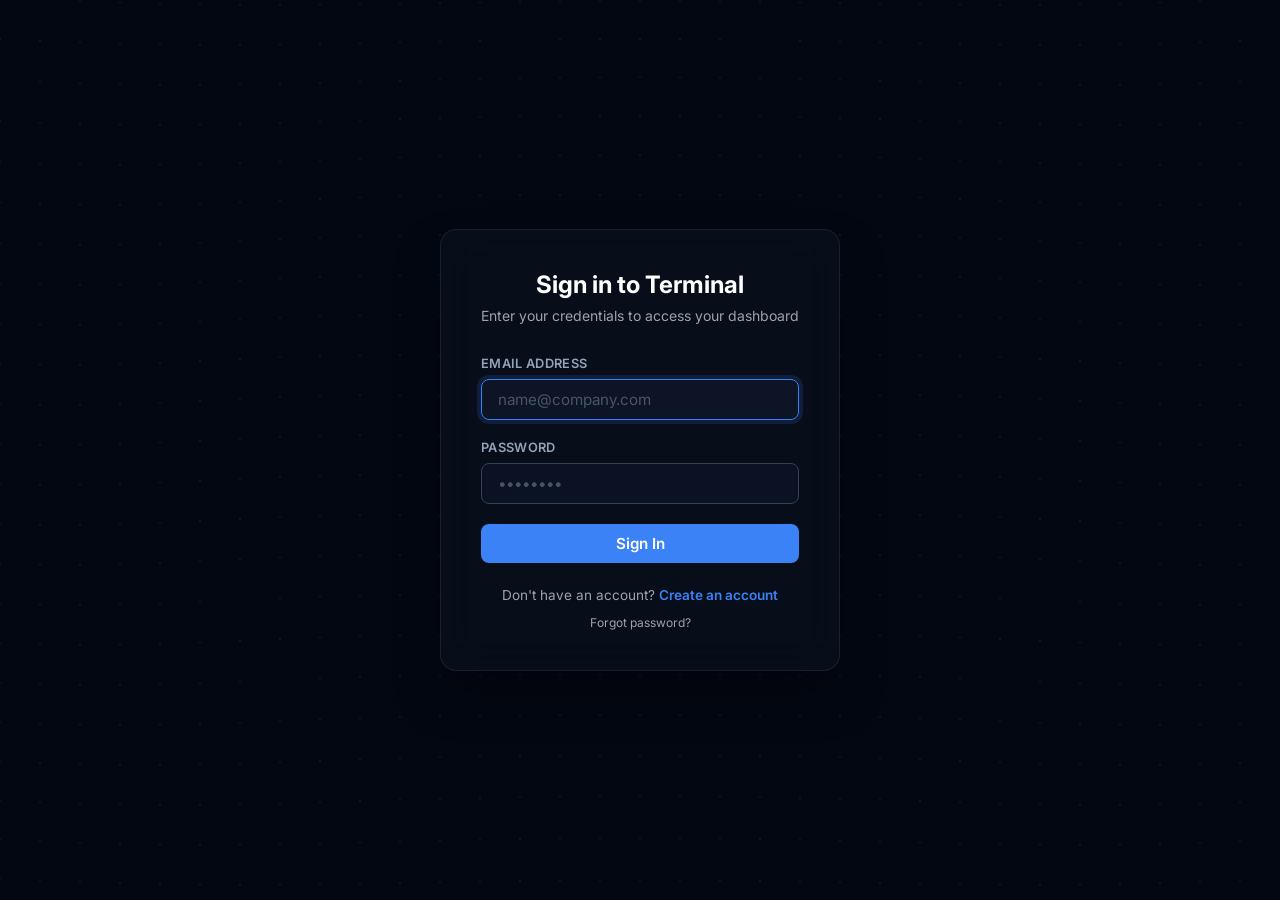
<file: index.html>
<!DOCTYPE html>
<html lang="en">
<head>
    <meta charset="UTF-8">
    <meta name="viewport" content="width=device-width, initial-scale=1.0">
    <title>Sign In | Terminal.AI</title>
    <link rel="stylesheet" href="./style.css">
    <link rel="preconnect" href="https://fonts.googleapis.com">
    <link href="https://fonts.googleapis.com/css2?family=Inter:wght@400;500;600;700;800&display=swap" rel="stylesheet">
</head>
<body>
    <canvas id="bg-canvas"></canvas>

    <div class="auth-container">
        <div class="auth-card fade-in">
            <div class="auth-header">
                <h1>Sign in to Terminal</h1>
                <p>Enter your credentials to access your dashboard</p>
            </div>

            <form id="loginForm">
                <div class="form-group">
                    <label class="form-label">Email Address</label>
                    <input type="email" name="username" class="form-input" placeholder="name@company.com" required autofocus>
                </div>
                <div class="form-group">
                    <label class="form-label">Password</label>
                    <input type="password" name="password" class="form-input" placeholder="••••••••" required>
                </div>
                <button type="submit" class="btn btn-primary">
                    Sign In
                </button>
            </form>

            <div style="margin-top: 1.5rem; text-align: center; font-size: 0.85rem;">
                <p style="color: var(--text-muted);">
                    Don't have an account? <a href="./signup.html" style="color: var(--primary); text-decoration: none; font-weight: 600;">Create an account</a>
                </p>
                <a href="#" style="color: var(--text-muted); text-decoration: none; display: block; margin-top: 0.75rem; font-size: 0.75rem;">Forgot password?</a>
            </div>
        </div>
    </div>

    <script src="./script.js"></script>
</body>
</html>
</file>
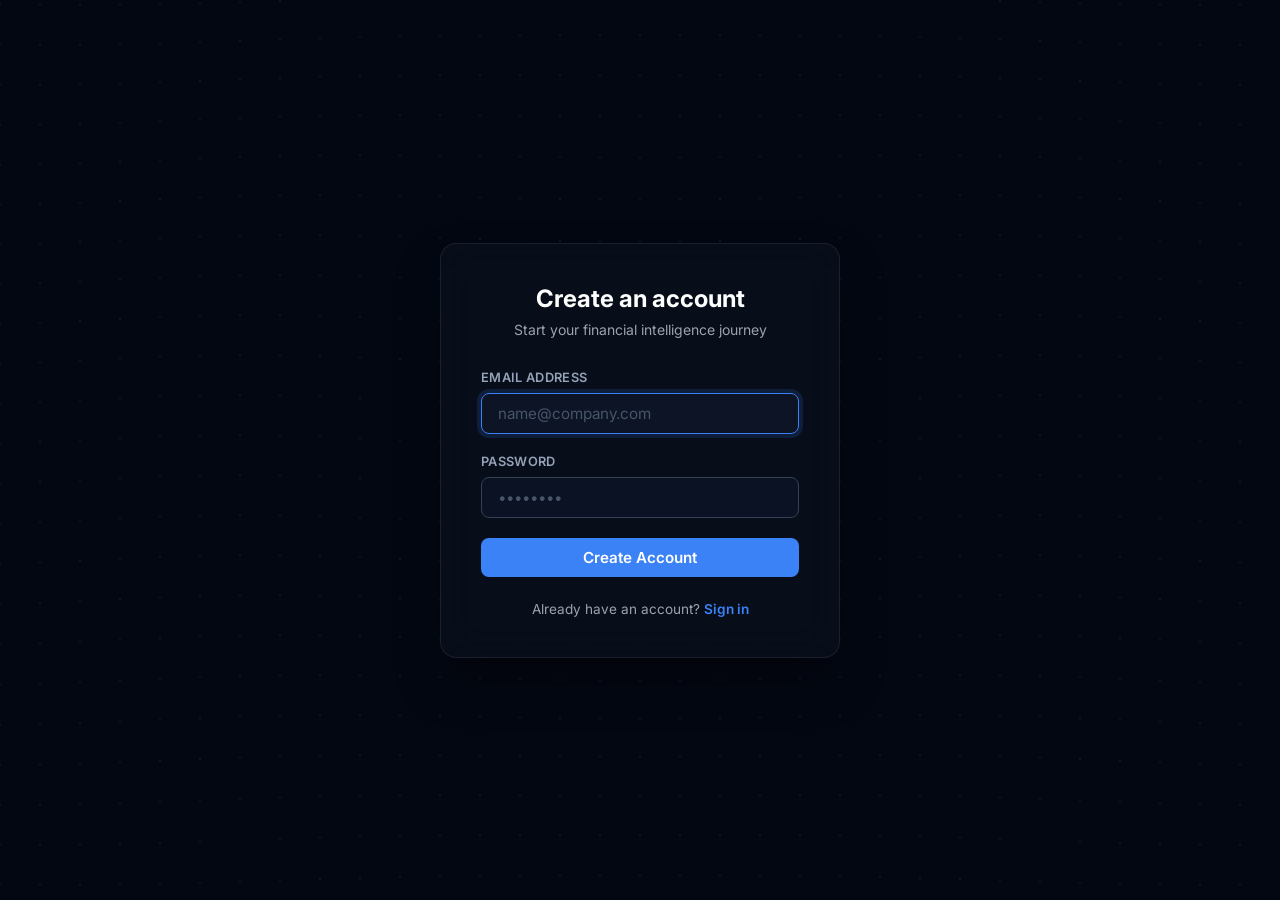
<file: signup.html>
<!DOCTYPE html>
<html lang="en">
<head>
    <meta charset="UTF-8">
    <meta name="viewport" content="width=device-width, initial-scale=1.0">
    <title>Sign Up | Terminal.AI</title>
    <link rel="stylesheet" href="./style.css">
    <link rel="preconnect" href="https://fonts.googleapis.com">
    <link href="https://fonts.googleapis.com/css2?family=Inter:wght@400;500;600;700;800&display=swap" rel="stylesheet">
</head>
<body>
    <canvas id="bg-canvas"></canvas>

    <div class="auth-container">
        <div class="auth-card fade-in">
            <div class="auth-header">
                <h1>Create an account</h1>
                <p>Start your financial intelligence journey</p>
            </div>

            <form id="signupForm">
                <div class="form-group">
                    <label class="form-label">Email Address</label>
                    <input type="email" name="username" class="form-input" placeholder="name@company.com" required autofocus>
                </div>
                <div class="form-group">
                    <label class="form-label">Password</label>
                    <input type="password" name="password" class="form-input" placeholder="••••••••" required>
                </div>
                <button type="submit" class="btn btn-primary">
                    Create Account
                </button>
            </form>

            <div style="margin-top: 1.5rem; text-align: center; font-size: 0.85rem;">
                <p style="color: var(--text-muted);">
                    Already have an account? <a href="./index.html" style="color: var(--primary); text-decoration: none; font-weight: 600;">Sign in</a>
                </p>
            </div>
        </div>
    </div>

    <script src="./script.js"></script>
</body>
</html>
</file>
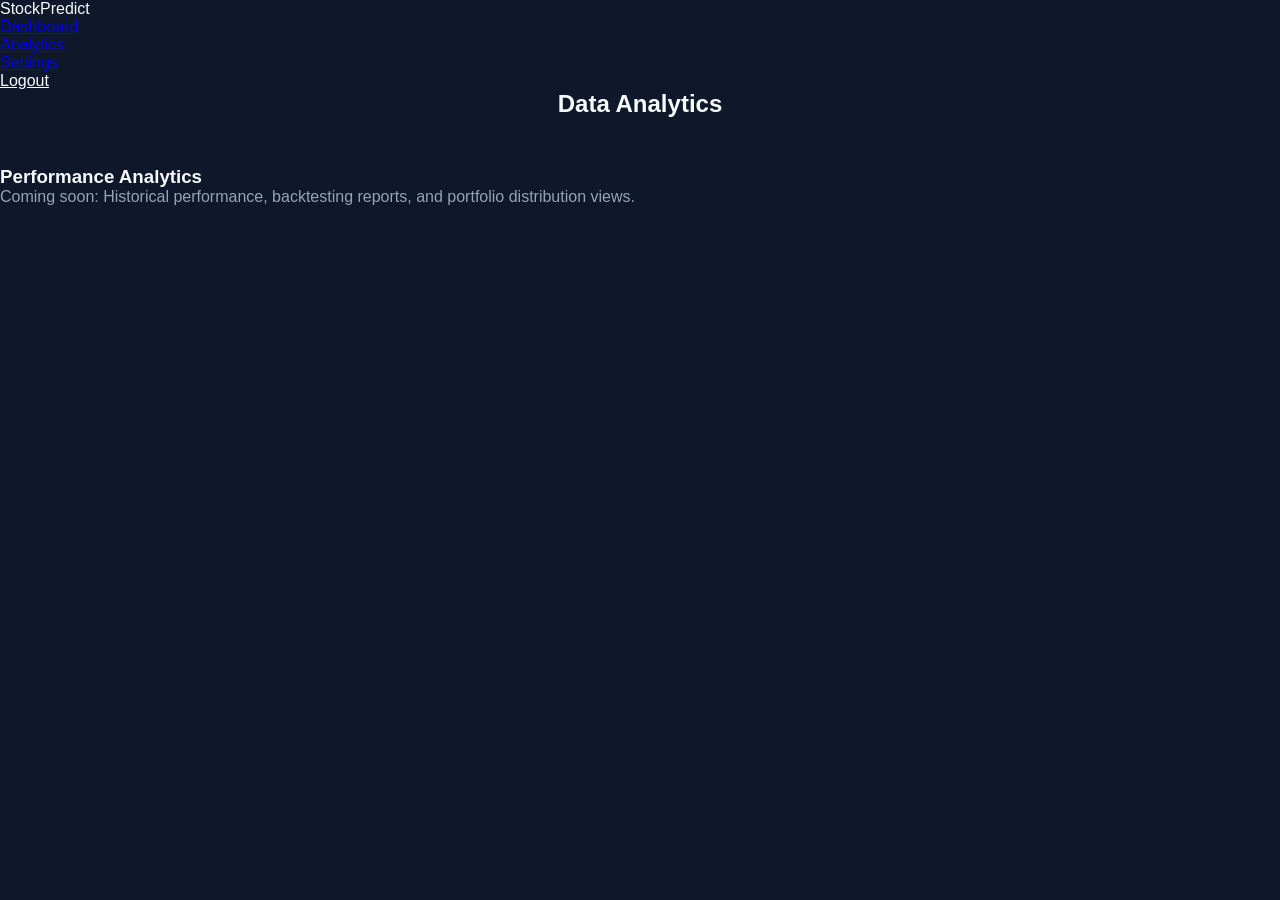
<file: templates/analytics.html>
<!DOCTYPE html>
<html lang="en">
<head>
    <meta charset="UTF-8"><title>Analytics | StockPredict</title>
    <link rel="stylesheet" href="/static/style.css">
</head>
<body>
    <div class="dashboard">
        <aside class="sidebar">
            <div class="logo">StockPredict</div>
            <ul class="nav-menu">
                <li class="nav-item"><a href="/dashboard" class="nav-link">Dashboard</a></li>
                <li class="nav-item"><a href="/analytics" class="nav-link active">Analytics</a></li>
                <li class="nav-item"><a href="/settings" class="nav-link">Settings</a></li>
            </ul>
            <div class="sidebar-footer">
                <a href="#" id="logout-btn" class="nav-link" style="color: var(--danger);">Logout</a>
            </div>
        </aside>
        <main class="main-content">
            <header><h2>Data Analytics</h2></header>
            <div class="card">
                <h3 class="card-title">Performance Analytics</h3>
                <p style="color: var(--text-muted);">Coming soon: Historical performance, backtesting reports, and portfolio distribution views.</p>
            </div>
        </main>
    </div>
    <script>
        document.getElementById('logout-btn').addEventListener('click', (e) => {
            e.preventDefault(); localStorage.removeItem('token'); window.location.href = '/';
        });
    </script>
</body>
</html>
</file>
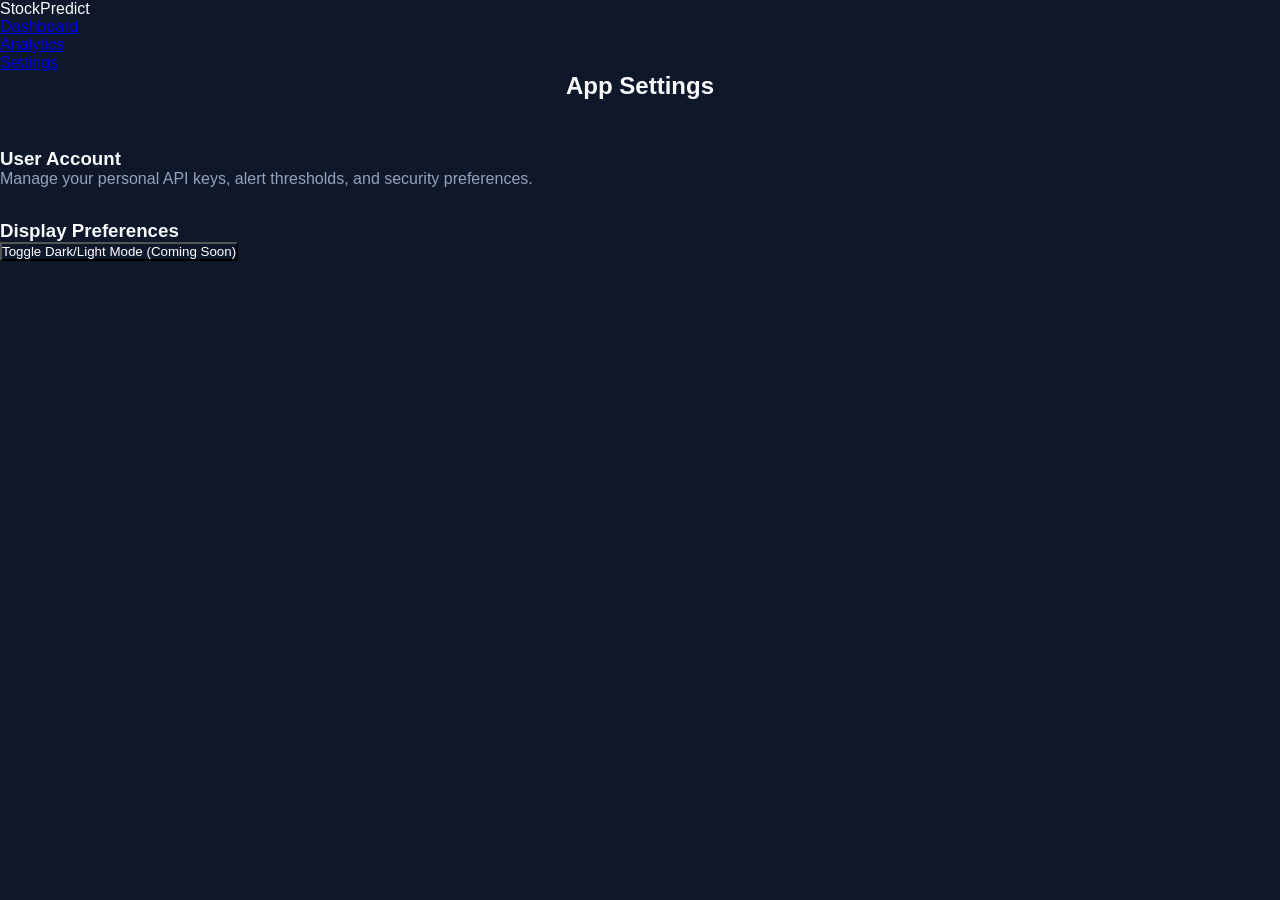
<file: templates/settings.html>
<!DOCTYPE html>
<html lang="en">
<head>
    <meta charset="UTF-8"><title>Settings | StockPredict</title>
    <link rel="stylesheet" href="/static/style.css">
</head>
<body>
    <div class="dashboard">
        <aside class="sidebar">
            <div class="logo">StockPredict</div>
            <ul class="nav-menu">
                <li class="nav-item"><a href="/dashboard" class="nav-link">Dashboard</a></li>
                <li class="nav-item"><a href="/analytics" class="nav-link">Analytics</a></li>
                <li class="nav-item"><a href="/settings" class="nav-link active">Settings</a></li>
            </ul>
        </aside>
        <main class="main-content">
            <header><h2>App Settings</h2></header>
            <div class="card">
                <h3 class="card-title">User Account</h3>
                <p style="color: var(--text-muted);">Manage your personal API keys, alert thresholds, and security preferences.</p>
            </div>
            <div class="card" style="margin-top: 2rem;">
                <h3 class="card-title">Display Preferences</h3>
                <button id="theme-toggle" class="btn" style="background: var(--sidebar-bg); color: white;">Toggle Dark/Light Mode (Coming Soon)</button>
            </div>
        </main>
    </div>
    <script>
        document.getElementById('logout-btn')?.addEventListener('click', (e) => {
            e.preventDefault(); localStorage.removeItem('token'); window.location.href = '/';
        });
    </script>
</body>
</html>
</file>
<file: style.css>
:root {
    --bg-dark: #030712;
    --card-bg: rgba(17, 24, 39, 0.7);
    --glass-border: rgba(255, 255, 255, 0.08);
    --primary: #3b82f6;
    --neon-green: #10b981;
    --neon-red: #ef4444;
    --text-main: #f9fafb;
    --text-muted: #9ca3af;
    --input-bg: rgba(15, 23, 42, 0.6);
}

* {
    margin: 0; padding: 0; box-sizing: border-box;
    font-family: 'Inter', system-ui, -apple-system, sans-serif;
}

body {
    background-color: var(--bg-dark);
    color: var(--text-main);
    min-height: 100vh;
    display: flex;
    flex-direction: column;
    overflow-x: hidden;
}

/* --- Dotted Neural Grid Background --- */
#bg-canvas {
    position: fixed; top: 0; left: 0; width: 100%; height: 100%; z-index: -1;
    pointer-events: none;
}

/* --- Layout --- */
.container {
    max-width: 1200px; margin: 0 auto; padding: 2rem; width: 100%; position: relative; z-index: 1;
}

/* --- Auth Pages (Minimal SaaS Style) --- */
.auth-container {
    flex: 1;
    display: flex;
    align-items: center;
    justify-content: center;
    padding: 2rem;
    position: relative;
    z-index: 10;
}

.auth-card {
    width: 100%;
    max-width: 400px;
    padding: 2.5rem;
    background: rgba(17, 24, 39, 0.4);
    backdrop-filter: blur(20px);
    -webkit-backdrop-filter: blur(20px);
    border: 1px solid var(--glass-border);
    border-radius: 1rem;
    box-shadow: 0 25px 50px -12px rgba(0, 0, 0, 0.5);
}

.auth-header {
    text-align: center;
    margin-bottom: 2rem;
}

.auth-header h1 {
    font-size: 1.5rem;
    font-weight: 700;
    margin-bottom: 0.5rem;
    color: #fff;
}

.auth-header p {
    font-size: 0.875rem;
    color: var(--text-muted);
}

.form-group {
    margin-bottom: 1.25rem;
}

.form-label {
    display: block;
    font-size: 0.8rem;
    font-weight: 600;
    color: #94a3b8;
    margin-bottom: 0.5rem;
    text-transform: uppercase;
    letter-spacing: 0.025em;
}

.form-input {
    width: 100%;
    background: var(--input-bg);
    border: 1px solid #334155;
    border-radius: 0.5rem;
    padding: 0.625rem 1rem;
    color: #fff;
    font-size: 0.95rem;
    outline: none;
    transition: all 0.2s cubic-bezier(0.4, 0, 0.2, 1);
}

.form-input::placeholder {
    color: #475569;
}

.form-input:focus {
    border-color: var(--primary);
    background: rgba(15, 23, 42, 0.8);
    box-shadow: 0 0 0 4px rgba(59, 130, 246, 0.15);
}

.btn {
    width: 100%;
    padding: 0.625rem 1rem;
    border-radius: 0.5rem;
    border: none;
    font-size: 0.95rem;
    font-weight: 600;
    cursor: pointer;
    transition: all 0.2s;
    display: flex;
    align-items: center;
    justify-content: center;
}

.btn-primary {
    background: var(--primary);
    color: #fff;
}

.btn-primary:hover {
    background: #2563eb;
    transform: translateY(-1px);
}

/* --- Spotlight / Glow Card Effect --- */
.glow-card {
    position: relative;
    background: var(--card-bg);
    backdrop-filter: blur(16px);
    -webkit-backdrop-filter: blur(16px);
    border: 1px solid var(--glass-border);
    border-radius: 1rem;
    padding: 1.5rem;
    flex: 1;
    overflow: hidden;
    display: flex;
    flex-direction: column;
    transition: transform 0.3s ease, border-color 0.3s ease;
}

.glow-card::before {
    content: '';
    position: absolute;
    inset: 0;
    background: radial-gradient(
        600px circle at var(--mouse-x) var(--mouse-y),
        rgba(59, 130, 246, 0.12),
        transparent 40%
    );
    z-index: 0;
    pointer-events: none;
}

.glow-card:hover {
    transform: translateY(-4px);
    border-color: rgba(59, 130, 246, 0.3);
}

.card-content { position: relative; z-index: 1; }

/* --- Search Bar --- */
.search-container {
    display: flex; justify-content: center; margin-bottom: 3rem; gap: 0.75rem;
}

.search-input {
    background: rgba(17, 24, 39, 0.8);
    border: 1px solid var(--glass-border);
    border-radius: 0.75rem;
    padding: 0.875rem 1.5rem;
    color: #fff;
    font-size: 1rem;
    width: 380px;
    outline: none;
    transition: all 0.3s;
}

.search-input:focus {
    border-color: var(--primary);
    box-shadow: 0 0 20px rgba(59, 130, 246, 0.2);
}

.predict-btn {
    background: var(--primary);
    color: #fff;
    border: none;
    border-radius: 0.75rem;
    padding: 0.875rem 2rem;
    font-weight: 700;
    cursor: pointer;
    transition: all 0.3s;
}

.predict-btn:hover {
    background: #2563eb;
    box-shadow: 0 0 15px rgba(59, 130, 246, 0.4);
}

/* --- Header Section --- */
.dashboard-header {
    display: flex; justify-content: space-between; align-items: flex-end; margin-bottom: 1.5rem;
}

.node-info h2 { font-size: 2rem; font-weight: 900; letter-spacing: -1.5px; line-height: 1; }
.node-status { font-size: 0.65rem; color: var(--text-muted); font-weight: 800; text-transform: uppercase; letter-spacing: 2px; margin-bottom: 0.4rem; display: block; }

.price-display { text-align: right; }
.price-value { font-size: 2rem; font-weight: 900; color: #fff; line-height: 1; }
.price-label { font-size: 0.65rem; color: var(--text-muted); font-weight: 800; text-transform: uppercase; letter-spacing: 1px; margin-bottom: 0.4rem; display: block; }

/* --- Grid --- */
.dashboard-grid {
    display: grid; grid-template-columns: 350px 1fr; gap: 1rem;
    height: calc(100vh - 240px);
}

.panel-left { display: flex; flex-direction: column; gap: 1rem; height: 100%; }

/* --- Prediction --- */
.prediction-display { text-align: center; }
.prediction-val { font-size: 2.5rem; font-weight: 900; margin: 0.5rem 0; }
.val-up { color: var(--neon-green); text-shadow: 0 0 15px rgba(16, 185, 129, 0.3); }
.val-down { color: var(--neon-red); text-shadow: 0 0 15px rgba(239, 68, 68, 0.3); }

.confidence-track { background: rgba(255,255,255,0.05); height: 8px; border-radius: 4px; overflow: hidden; margin-top: 1rem; }
.confidence-bar { height: 100%; background: var(--primary); transition: width 1.5s cubic-bezier(0.4, 0, 0.2, 1); }

/* --- Intelligence --- */
.news-list { overflow-y: auto; flex: 1; }
.news-item { padding: 1rem 0; border-bottom: 1px solid var(--glass-border); }
.news-item:last-child { border: none; }
.news-title { font-weight: 600; font-size: 0.95rem; line-height: 1.5; margin-bottom: 0.5rem; color: #f3f4f6; }

/* --- Right Panel --- */
.chart-card { display: flex; flex-direction: column; min-height: 560px; }
.chart-container { flex: 1; position: relative; margin-top: 2rem; }

/* --- Typography --- */
.section-title { font-size: 0.75rem; font-weight: 800; color: var(--text-muted); text-transform: uppercase; letter-spacing: 2px; margin-bottom: 1.5rem; display: block; }

.refresh-indicator { 
    position: fixed; bottom: 2rem; right: 2.5rem; font-size: 0.65rem; font-weight: 800; color: var(--text-muted); padding: 0.6rem 1.2rem;
    background: rgba(0,0,0,0.4); border-radius: 2rem; border: 1px solid var(--glass-border); display: flex; align-items: center; gap: 0.6rem;
    z-index: 100;
}
.pulse-dot { width: 6px; height: 6px; background: var(--neon-green); border-radius: 50%; box-shadow: 0 0 10px var(--neon-green); animation: pulse 2s infinite; }

@keyframes pulse { 0% { opacity: 0.4; } 50% { opacity: 1; } 100% { opacity: 0.4; } }

@media (max-width: 1024px) {
    .dashboard-grid { grid-template-columns: 1fr; }
    .search-input { width: 100%; }
}
</file>
<file: static/style.css>
/* 
  Modern Dark Theme: #0f172a 
  Neon Accents: #3b82f6 (blue), #00ff88 (green), #ef4444 (red)
*/

:root {
    --bg-dark: #0f172a;
    --card-bg: rgba(30, 41, 59, 0.7);
    --glass-border: rgba(255, 255, 255, 0.08);
    --primary: #3b82f6;
    --neon-green: #00ff88;
    --neon-red: #ef4444;
    --text-main: #f8fafc;
    --text-muted: #94a3b8;
}

* {
    margin: 0; padding: 0; box-sizing: border-box;
    font-family: 'Inter', sans-serif;
}

body {
    background-color: var(--bg-dark);
    color: var(--text-main);
    min-height: 100vh;
    overflow-x: hidden;
}

/* --- Animated CSS Background --- */
.bg-animate {
    position: fixed; top: 0; left: 0; width: 100%; height: 100%; z-index: -1;
    background: radial-gradient(circle at 10% 20%, rgba(59, 130, 246, 0.05) 0%, transparent 40%),
                radial-gradient(circle at 90% 80%, rgba(139, 92, 246, 0.05) 0%, transparent 40%);
    animation: bgPulse 10s infinite alternate ease-in-out;
}
@keyframes bgPulse { 
    from { opacity: 0.6; } to { opacity: 1; }
}

/* --- Layout --- */
.container {
    max-width: 1200px; margin: 0 auto; padding: 2rem;
}

header {
    text-align: center; margin-bottom: 3rem;
}
header h1 { font-size: 2.5rem; font-weight: 800; letter-spacing: -1px; margin-bottom: 0.5rem; }
header p { color: var(--text-muted); font-size: 1rem; }

/* --- Components --- */
.glass-card {
    background: var(--card-bg); backdrop-filter: blur(12px); -webkit-backdrop-filter: blur(12px);
    border: 1px solid var(--glass-border); border-radius: 1.25rem; 
    padding: 2rem; box-shadow: 0 8px 32px rgba(0,0,0,0.3);
    margin-bottom: 1.5rem;
}

/* --- Search Section --- */
.search-section {
    display: flex; justify-content: center; gap: 0.75rem; margin-top: 2rem;
}
.input-field {
    background: rgba(15, 23, 42, 0.6); border: 1px solid var(--glass-border);
    border-radius: 0.75rem; padding: 0.875rem 1.25rem; color: #fff; font-size: 1rem;
    width: 320px; outline: none; transition: all 0.3s;
}
.input-field:focus { border-color: var(--primary); box-shadow: 0 0 15px rgba(59, 130, 246, 0.3); }

.btn-predict {
    background: var(--primary); color: #fff; border: none; border-radius: 0.75rem;
    padding: 0.875rem 2rem; font-weight: 700; cursor: pointer; transition: all 0.3s;
}
.btn-predict:hover:not(:disabled) { transform: scale(1.05); background: #2563eb; }
.btn-predict:disabled { opacity: 0.6; cursor: not-allowed; }

/* --- Results --- */
.result-grid {
    display: grid; grid-template-columns: 1fr 1.5fr; gap: 1.5rem; margin-top: 2rem;
}

.prediction-val {
    font-size: 3rem; font-weight: 900; margin: 1rem 0; text-align: center;
}
.up-color { color: var(--neon-green); text-shadow: 0 0 15px rgba(0, 255, 136, 0.3); }
.down-color { color: var(--neon-red); text-shadow: 0 0 15px rgba(239, 68, 68, 0.3); }

.confidence-track { background: rgba(255,255,255,0.05); height: 10px; border-radius: 5px; overflow: hidden; margin-top: 1rem; }
.confidence-bar { height: 100%; transition: width 1s cubic-bezier(0.4, 0, 0.2, 1); }

/* --- Badges --- */
.badge { padding: 0.25rem 0.75rem; border-radius: 0.5rem; font-size: 0.7rem; font-weight: 800; text-transform: uppercase; }
.pos-badge { background: rgba(0, 255, 136, 0.15); color: var(--neon-green); }
.neg-badge { background: rgba(239, 68, 68, 0.15); color: var(--neon-red); }
.neu-badge { background: rgba(255, 255, 255, 0.1); color: var(--text-muted); }

/* --- News --- */
.news-item { padding: 1rem 0; border-bottom: 1px solid var(--glass-border); }
.news-item:last-child { border: none; }
.news-title { font-weight: 600; font-size: 0.95rem; margin-bottom: 0.5rem; display: block; }

/* --- Loader --- */
.loader-container { 
    display: flex; flex-direction: column; align-items: center; justify-content: center; padding: 4rem; 
}
.spinner {
    width: 40px; height: 40px; border: 4px solid rgba(255,255,255,0.1);
    border-top-color: var(--primary); border-radius: 50%; animation: spin 1s linear infinite;
    margin-bottom: 1rem;
}
@keyframes spin { to { transform: rotate(360deg); } }

/* --- Transitions --- */
.hidden { display: none !important; }
.fade-in { animation: fadeIn 0.6s ease forwards; }
@keyframes fadeIn { from { opacity: 0; transform: translateY(15px); } to { opacity: 1; transform: translateY(0); } }

@media (max-width: 768px) {
    .result-grid { grid-template-columns: 1fr; }
    .search-section { flex-direction: column; align-items: stretch; }
    .input-field { width: 100%; }
}
</file>
